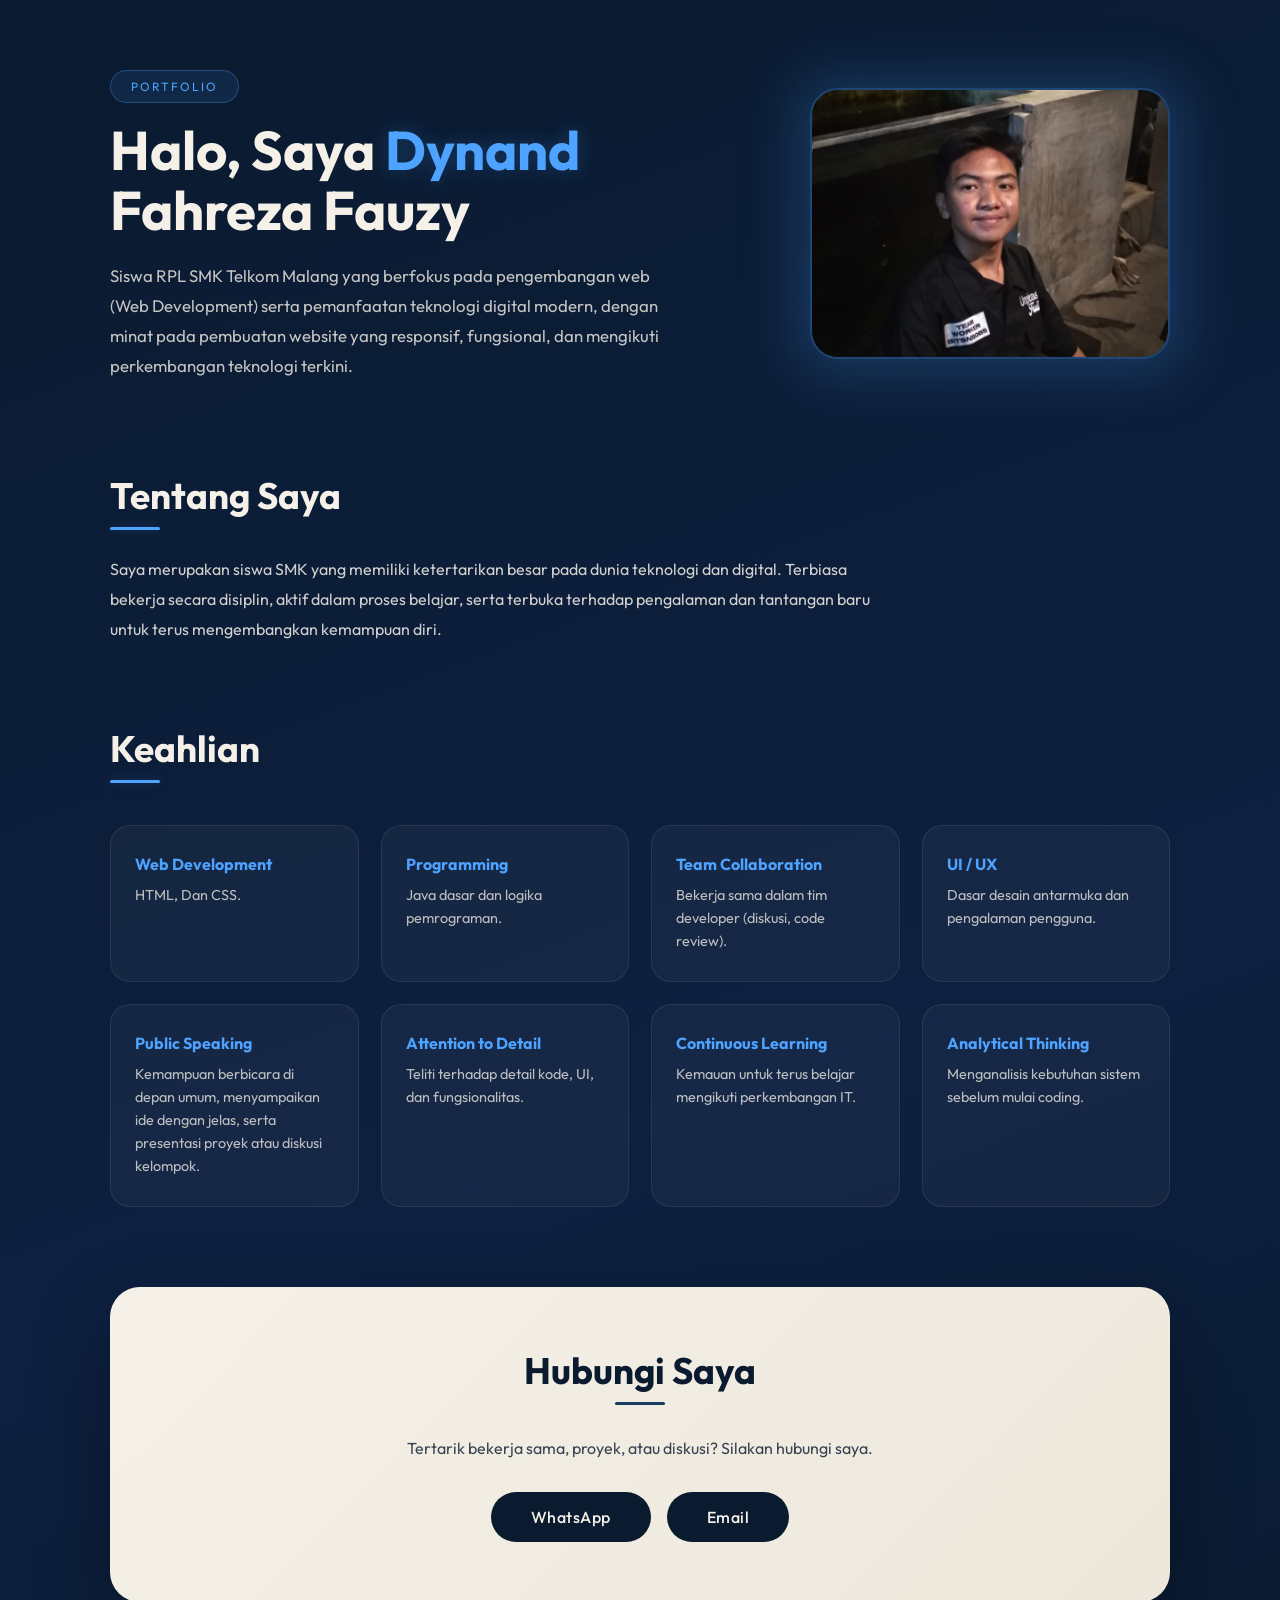
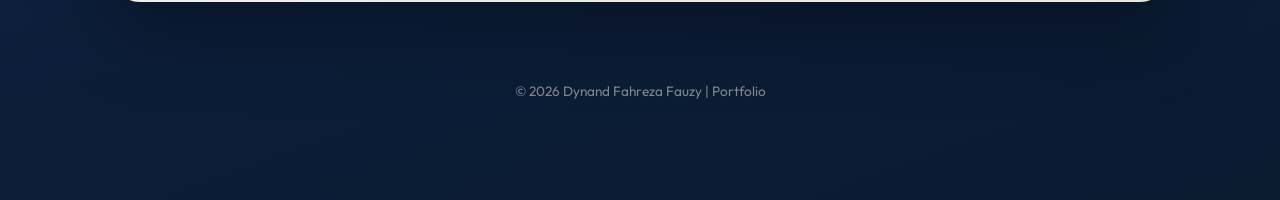
<file: index.html>
<!DOCTYPE html>
<html lang="id">
<head>
    <meta charset="UTF-8" />
    <meta name="viewport" content="width=device-width, initial-scale=1.0" />
    <title>Portfolio | Dynand Fahreza Fauzy</title>

    <!-- Google Font -->
    <link href="https://fonts.googleapis.com/css2?family=Outfit:wght@300;400;500;600;700&display=swap" rel="stylesheet">

    <!-- File CSS terpisah -->
    <link rel="stylesheet" href="style.css">
</head>

<body>
    <div class="container">

        <!-- HERO -->
        <section class="hero">
            <div>
                <div class="badge">PORTFOLIO</div>
                <h1>Halo, Saya <span>Dynand</span><br>Fahreza Fauzy</h1>
                <p>
                    Siswa RPL SMK Telkom Malang yang berfokus pada pengembangan web (Web Development) serta pemanfaatan teknologi digital modern, dengan minat pada pembuatan website yang responsif, fungsional, dan mengikuti perkembangan teknologi terkini.
                </p>
            </div>

            <div class="hero-img-wrapper">
                <div class="hero-img-bg"></div>
                <img src="image.png" alt="Foto Dynand Fahreza Fauzy">
            </div>
        </section>

        <!-- ABOUT -->
        <section>
            <h2>Tentang Saya</h2>
            <p>
               Saya merupakan siswa SMK yang memiliki ketertarikan besar pada dunia teknologi dan digital.
               Terbiasa bekerja secara disiplin, aktif dalam proses belajar, serta terbuka terhadap pengalaman dan tantangan baru untuk terus mengembangkan kemampuan diri.
            </p>
        </section>

        <!-- SKILLS -->
        <section>
            <h2>Keahlian</h2>
            <div class="skills">
                <div class="skill-card">
                    <h3>Web Development</h3>
                    <p>HTML, Dan CSS.</p>
                </div>

                <div class="skill-card">
                    <h3>Programming</h3>
                    <p>Java dasar dan logika pemrograman.</p>
                </div>

                <div class="skill-card">
                    <h3>Team Collaboration</h3>
                    <p>Bekerja sama dalam tim developer (diskusi, code review).</p>
                </div>

                <div class="skill-card">
                    <h3>UI / UX</h3>
                    <p>Dasar desain antarmuka dan pengalaman pengguna.</p>
                </div>

                <div class="skill-card">
                    <h3>Public Speaking</h3>
                    <p>Kemampuan berbicara di depan umum, menyampaikan ide dengan jelas, serta presentasi proyek atau diskusi kelompok.</p>
                </div>

                <div class="skill-card">
                    <h3>Attention to Detail</h3>
                    <p>Teliti terhadap detail kode, UI, dan fungsionalitas.</p>
                </div>

                 <div class="skill-card">
                    <h3>Continuous Learning</h3>
                    <p>Kemauan untuk terus belajar mengikuti perkembangan IT.</p>
                </div>

                <div class="skill-card">
                    <h3>Analytical Thinking</h3>
                    <p>Menganalisis kebutuhan sistem sebelum mulai coding.</p>
                </div>
            </div>
        </section>

        <!-- CONTACT -->
        <section class="contact">
            <h2>Hubungi Saya</h2>
            <p>Tertarik bekerja sama, proyek, atau diskusi? Silakan hubungi saya.</p>
            <div class="contact-actions">
                <a href="https://wa.me/6289639030401" class="btn" target="_blank" rel="noopener noreferrer">WhatsApp</a>
                <a href="mailto:fzdynand@gmail.com" class="btn">Email</a>
            </div>
        </section>

        <footer>
            © 2026 Dynand Fahreza Fauzy | Portfolio
        </footer>

    </div>
</body>
</html>
</file>
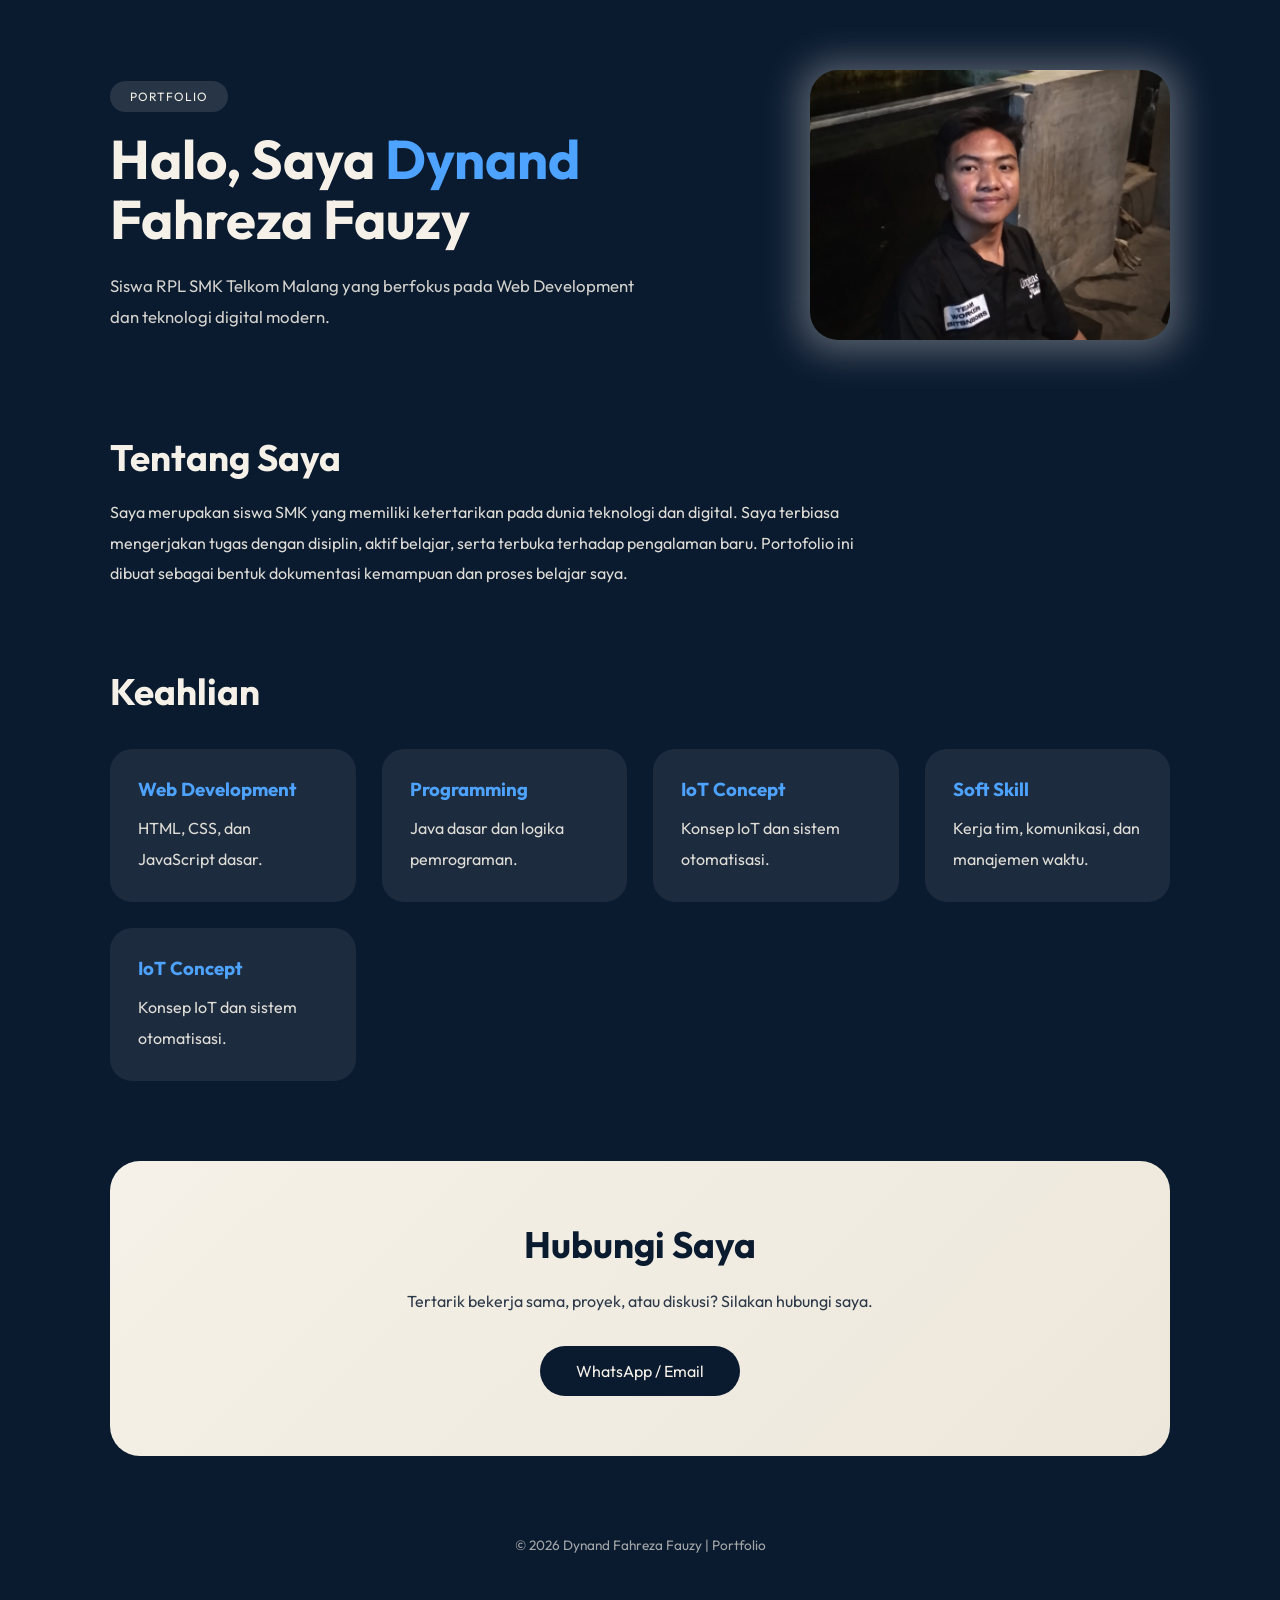
<file: index2.html>
<!DOCTYPE html>
<html lang="id">
<head>
  <meta charset="UTF-8" />
  <meta name="viewport" content="width=device-width, initial-scale=1.0" />
  <title>Portfolio | Dynand Fahreza Fauzy</title>

  <!-- Google Font -->
  <link href="https://fonts.googleapis.com/css2?family=Outfit:wght@300;400;500;600;700&display=swap" rel="stylesheet">

  <style>
    :root {
      --navy-dark: #0A1A2F;
      --navy-soft: #1B3B63;
      --cream-main: #F5F1E8;
      --cream-soft: #EDE7DB;
      --accent: #4DA3FF;
    }

    * {
      margin: 0;
      padding: 0;
      box-sizing: border-box;
      font-family: 'Outfit', sans-serif;
    }

    body {
      background: var(--navy-dark);
      color: var(--cream-main);
    }

    .container {
      max-width: 1100px;
      margin: auto;
      padding: 70px 20px;
    }

    /* HERO */
    .hero {
      display: grid;
      grid-template-columns: 1.2fr 1fr;
      gap: 50px;
      align-items: center;
      margin-bottom: 90px;
    }

    .badge {
      display: inline-block;
      background: rgba(245,241,232,0.12);
      padding: 8px 20px;
      border-radius: 30px;
      font-size: 0.75rem;
      letter-spacing: 1px;
      margin-bottom: 18px;
    }

    .hero h1 {
      font-size: 3.4rem;
      line-height: 1.1;
      margin-bottom: 20px;
    }

    .hero span {
      color: var(--accent);
    }

    .hero p {
      font-size: 1.05rem;
      opacity: 0.85;
    }

    /* FOTO + PUTIH DI BELAKANG */
    .hero-img-wrapper {
      position: relative;
      display: inline-block;
      justify-self: end;
    }

    .hero-img-wrapper img {
      width: 100%;
      max-width: 360px;
      border-radius: 28px;
      position: relative;
      z-index: 2;
    }

    .hero-img-bg {
      position: absolute;
      inset: 0;
      border-radius: 28px;
      background: rgba(245, 241, 232, 0.35);
      filter: blur(18px);
      transform: scale(1.05);
      z-index: 1;
    }

    /* SECTION */
    section {
      margin-bottom: 80px;
    }

    section h2 {
      font-size: 2.3rem;
      margin-bottom: 16px;
    }

    section p {
      max-width: 760px;
      line-height: 1.9;
      opacity: 0.9;
    }

    /* SKILLS */
    .skills {
      display: grid;
      grid-template-columns: repeat(auto-fit, minmax(220px, 1fr));
      gap: 26px;
      margin-top: 34px;
    }

    .skill-card {
      background: rgba(245,241,232,0.08);
      padding: 28px;
      border-radius: 22px;
      transition: 0.35s ease;
    }

    .skill-card:hover {
      transform: translateY(-8px);
      background: rgba(245,241,232,0.14);
    }

    .skill-card h3 {
      margin-bottom: 12px;
      color: var(--accent);
    }

    /* CONTACT */
    .contact {
      background: linear-gradient(135deg, var(--cream-main), var(--cream-soft));
      border-radius: 30px;
      padding: 60px 40px;
      text-align: center;
      color: var(--navy-dark);
    }

    .contact h2 {
      margin-bottom: 18px;
      color: var(--navy-dark);
    }

    .contact p {
      margin-bottom: 30px;
      opacity: 0.85;
      max-width: 520px;
      margin-inline: auto;
    }

    .btn {
      display: inline-block;
      padding: 15px 36px;
      background: var(--navy-dark);
      color: var(--cream-main);
      border-radius: 32px;
      text-decoration: none;
      transition: 0.3s;
    }

    .btn:hover {
      background: var(--navy-soft);
    }

    footer {
      text-align: center;
      margin-top: 70px;
      font-size: 0.85rem;
      opacity: 0.65;
    }

    @media (max-width: 768px) {
      .hero {
        grid-template-columns: 1fr;
        text-align: center;
      }

      .hero-img-wrapper {
        justify-self: center;
        margin-top: 40px;
      }
    }
  </style>
</head>
<body>

  <div class="container">

    <!-- HERO -->
    <section class="hero">
      <div>
        <div class="badge">PORTFOLIO</div>
        <h1>Halo, Saya <span>Dynand</span><br>Fahreza Fauzy</h1>
        <p>
          Siswa RPL SMK Telkom Malang yang berfokus pada Web Development
          dan teknologi digital modern.
        </p>
      </div>

      <!-- FOTO -->
      <div class="hero-img-wrapper">
        <div class="hero-img-bg"></div>
        <img src="image.png" alt="Foto Dynand Fahreza Fauzy">
      </div>
    </section>

    <!-- ABOUT -->
    <section>
      <h2>Tentang Saya</h2>
      <p>
        Saya merupakan siswa SMK yang memiliki ketertarikan pada dunia teknologi dan digital. 
        Saya terbiasa mengerjakan tugas dengan disiplin, aktif belajar, serta terbuka terhadap pengalaman baru. 
        Portofolio ini dibuat sebagai bentuk dokumentasi kemampuan dan proses belajar saya.
      </p>
    </section>

    <!-- SKILLS -->
    <section>
      <h2>Keahlian</h2>
      <div class="skills">
        <div class="skill-card">
          <h3>Web Development</h3>
          <p>HTML, CSS, dan JavaScript dasar.</p>
        </div>
        <div class="skill-card">
          <h3>Programming</h3>
          <p>Java dasar dan logika pemrograman.</p>
        </div>
        <div class="skill-card">
          <h3>IoT Concept</h3>
          <p>Konsep IoT dan sistem otomatisasi.</p>
        </div>
        <div class="skill-card">
          <h3>Soft Skill</h3>
          <p>Kerja tim, komunikasi, dan manajemen waktu.</p>
        </div>
         <div class="skill-card">
          <h3>IoT Concept</h3>
          <p>Konsep IoT dan sistem otomatisasi.</p>
        </div> 
      </div>
    </section>

    <!-- CONTACT -->
    <section class="contact">
      <h2>Hubungi Saya</h2>
      <p>
        Tertarik bekerja sama, proyek, atau diskusi?
        Silakan hubungi saya.
      </p>
      <a href="#" class="btn">WhatsApp / Email</a>
    </section>

    <footer>© 2026 Dynand Fahreza Fauzy | Portfolio</footer>

  </div>

</body>
</html>
</file>
<file: style.css>
/* =============================================
   VARIABEL WARNA — mudah diubah dari satu tempat
   ============================================= */
:root {
    --navy-dark: #0A1A2F;      /* warna latar utama */
    --navy-soft: #1B3B63;      /* navy lebih terang untuk hover */
    --navy-card: #0F2340;      /* warna card sedikit lebih terang dari bg */
    --cream-main: #F5F1E8;     /* warna teks & elemen terang */
    --cream-soft: #EDE7DB;     /* cream sedikit lebih gelap */
    --accent: #4DA3FF;         /* biru accent untuk highlight */
    --accent-glow: rgba(77, 163, 255, 0.25); /* warna glow biru transparan */
}

/* =============================================
   RESET — menghapus margin/padding bawaan browser
   ============================================= */
* {
    margin: 0;
    padding: 0;
    box-sizing: border-box;
    font-family: 'Outfit', sans-serif;
}

/* =============================================
   SCROLL SMOOTH — saat klik link navigasi,
   halaman bergerak halus bukan langsung lompat
   ============================================= */
html {
    scroll-behavior: smooth;
}

/* =============================================
   BODY — latar belakang dengan gradien halus
   agar tidak terlalu flat/datar
   ============================================= */
body {
    background: linear-gradient(160deg, #0A1A2F 0%, #0D2040 60%, #0A1A2F 100%);
    color: var(--cream-main);
    min-height: 100vh;
}

/* =============================================
   CONTAINER — membatasi lebar konten agar
   tidak terlalu lebar di layar besar
   ============================================= */
.container {
    max-width: 1100px;
    margin: auto;
    padding: 70px 20px;
}

/* =============================================
   ANIMASI FADE-IN — elemen muncul dari bawah
   saat halaman pertama kali dibuka
   @keyframes = mendefinisikan gerakan animasi
   ============================================= */
@keyframes fadeInUp {
    from {
        opacity: 0;
        transform: translateY(30px); /* mulai dari 30px di bawah */
    }
    to {
        opacity: 1;
        transform: translateY(0);    /* bergerak ke posisi normal */
    }
}

/* Animasi khusus untuk foto — muncul dari kanan */
@keyframes fadeInRight {
    from {
        opacity: 0;
        transform: translateX(30px);
    }
    to {
        opacity: 1;
        transform: translateX(0);
    }
}

/* =============================================
   HERO SECTION — bagian utama halaman
   menggunakan CSS Grid untuk 2 kolom
   ============================================= */
.hero {
    display: grid;
    grid-template-columns: 1.2fr 1fr;
    gap: 50px;
    align-items: center;
    margin-bottom: 90px;

    /* Terapkan animasi fadeInUp saat halaman dibuka */
    animation: fadeInUp 0.8s ease forwards;
}

/* =============================================
   BADGE — label kecil "PORTFOLIO" di atas nama
   border transparan memberi kesan premium
   ============================================= */
.badge {
    display: inline-block;
    background: rgba(77, 163, 255, 0.1);
    border: 1px solid rgba(77, 163, 255, 0.3);
    padding: 8px 20px;
    border-radius: 30px;
    font-size: 0.75rem;
    letter-spacing: 2px;
    margin-bottom: 18px;
    color: var(--accent);
}

.hero h1 {
    font-size: 3.4rem;
    line-height: 1.1;
    margin-bottom: 20px;
}

/* Nama berwarna accent dengan efek glow teks */
.hero span {
    color: var(--accent);
    text-shadow: 0 0 20px var(--accent-glow); /* efek cahaya di sekitar teks */
}

.hero p {
    font-size: 1.05rem;
    opacity: 0.8;
    line-height: 1.8;
}

/* =============================================
   FOTO HERO — wrapper untuk foto + efek glow
   ============================================= */
.hero-img-wrapper {
    position: relative;
    display: inline-block;
    justify-self: end;

    /* Animasi foto muncul dari kanan, delay 0.3s */
    animation: fadeInRight 0.9s ease 0.3s both;
}

.hero-img-wrapper img {
    width: 100%;
    max-width: 360px;
    border-radius: 28px;
    position: relative;
    z-index: 2;
    border: 2px solid rgba(77, 163, 255, 0.2); /* border tipis biru */

    /* Transisi smooth saat hover */
    transition: transform 0.4s ease, box-shadow 0.4s ease;
}

/* Efek hover pada foto — sedikit membesar + glow */
.hero-img-wrapper img:hover {
    transform: scale(1.03);
    box-shadow: 0 20px 60px rgba(77, 163, 255, 0.3);
}

/* Elemen blur di belakang foto sebagai efek glow */
.hero-img-bg {
    position: absolute;
    inset: 0;
    border-radius: 28px;
    background: rgba(77, 163, 255, 0.2); /* glow biru */
    filter: blur(25px);
    transform: scale(1.08);
    z-index: 1;
}

/* =============================================
   SECTION — setiap bagian konten
   animasi muncul saat halaman dibuka
   ============================================= */
section {
    margin-bottom: 80px;
    animation: fadeInUp 0.8s ease forwards;
}

section h2 {
    font-size: 2.3rem;
    margin-bottom: 8px;
    position: relative;
    display: inline-block;
}

/* Garis bawah dekoratif di bawah judul section */
section h2::after {
    content: '';
    display: block;
    width: 50px;
    height: 3px;
    background: var(--accent);
    border-radius: 2px;
    margin-top: 8px;

    /* Glow pada garis */
    box-shadow: 0 0 10px var(--accent-glow);
}

section > p {
    max-width: 760px;
    line-height: 1.9;
    opacity: 0.85;
    margin-top: 16px;
}

/* =============================================
   SKILL CARDS — kartu keahlian
   glassmorphism = efek kaca transparan modern
   ============================================= */
.skills {
    display: grid;
    grid-template-columns: repeat(auto-fit, minmax(220px, 1fr));
    gap: 22px;
    margin-top: 34px;
}

.skill-card {
    background: rgba(255, 255, 255, 0.04); /* transparan seperti kaca */
    backdrop-filter: blur(10px);            /* blur konten di belakang card */
    padding: 28px 24px;
    border-radius: 20px;
    border: 1px solid rgba(255, 255, 255, 0.08); /* border tipis */

    /* Transisi semua properti selama 0.35 detik */
    transition: transform 0.35s ease, background 0.35s ease,
                border-color 0.35s ease, box-shadow 0.35s ease;
}

/* Efek hover card — naik ke atas + glow biru */
.skill-card:hover {
    transform: translateY(-10px);
    background: rgba(77, 163, 255, 0.08);
    border-color: rgba(77, 163, 255, 0.3);
    box-shadow: 0 15px 40px rgba(77, 163, 255, 0.15);
}

.skill-card h3 {
    margin-bottom: 10px;
    color: var(--accent);
    font-size: 1rem;
}

.skill-card p {
    font-size: 0.9rem;
    opacity: 0.75;
    line-height: 1.6;
}

/* =============================================
   CONTACT SECTION — bagian hubungi saya
   gradien cream dengan sudut membulat
   ============================================= */
.contact {
    background: linear-gradient(135deg, var(--cream-main), var(--cream-soft));
    border-radius: 30px;
    padding: 60px 40px;
    text-align: center;
    color: var(--navy-dark);

    /* Shadow besar untuk kesan mengambang */
    box-shadow: 0 30px 80px rgba(0, 0, 0, 0.3);
}

.contact h2 {
    margin-bottom: 14px;
}

/* Override garis bawah untuk section contact (warna navy) */
.contact h2::after {
    background: var(--navy-soft);
    box-shadow: none;
    margin-inline: auto;
}

.contact p {
    margin-bottom: 30px;
    opacity: 0.8;
    max-width: 520px;
    margin-inline: auto;
    line-height: 1.7;
}

.contact-actions {
    display: flex;
    justify-content: center;
    flex-wrap: wrap;
    gap: 16px;
}

/* =============================================
   TOMBOL — efek hover dengan glow dan gerak naik
   ============================================= */
.btn {
    display: inline-block;
    padding: 15px 40px;
    background: var(--navy-dark);
    color: var(--cream-main);
    border-radius: 32px;
    text-decoration: none;
    font-weight: 500;
    letter-spacing: 0.5px;

    /* Transisi semua properti */
    transition: transform 0.3s ease, background 0.3s ease,
                box-shadow 0.3s ease;
}

/* Hover tombol — naik sedikit + glow gelap */
.btn:hover {
    background: var(--navy-soft);
    transform: translateY(-3px);
    box-shadow: 0 10px 30px rgba(10, 26, 47, 0.4);
}

/* Saat tombol diklik — kembali ke posisi semula */
.btn:active {
    transform: translateY(0);
}

/* =============================================
   FOOTER
   ============================================= */
footer {
    text-align: center;
    margin-top: 70px;
    font-size: 0.85rem;
    opacity: 0.5;
    padding-bottom: 30px;
}

/* =============================================
   RESPONSIVE — tampilan di HP (layar < 768px)
   Grid 2 kolom diubah jadi 1 kolom
   ============================================= */
@media (max-width: 768px) {
    .hero {
        grid-template-columns: 1fr; /* 1 kolom di HP */
        text-align: center;
        gap: 30px;
    }

    .hero h1 {
        font-size: 2.4rem; /* ukuran font lebih kecil di HP */
    }

    .hero-img-wrapper {
        justify-self: center;
        margin-top: 10px;
    }

    .hero-img-wrapper img {
        max-width: 280px;
    }

    section h2 {
        font-size: 1.9rem;
    }

    /* Garis bawah judul di-center untuk tampilan HP */
    section h2::after {
        margin-inline: auto;
    }

    .contact {
        padding: 40px 24px;
    }

    .skills {
        grid-template-columns: 1fr 1fr; /* 2 kolom di HP */
    }
}

/* Layar sangat kecil (< 480px) */
@media (max-width: 480px) {
    .skills {
        grid-template-columns: 1fr; /* 1 kolom di HP kecil */
    }

    .hero h1 {
        font-size: 2rem;
    }
}
</file>
